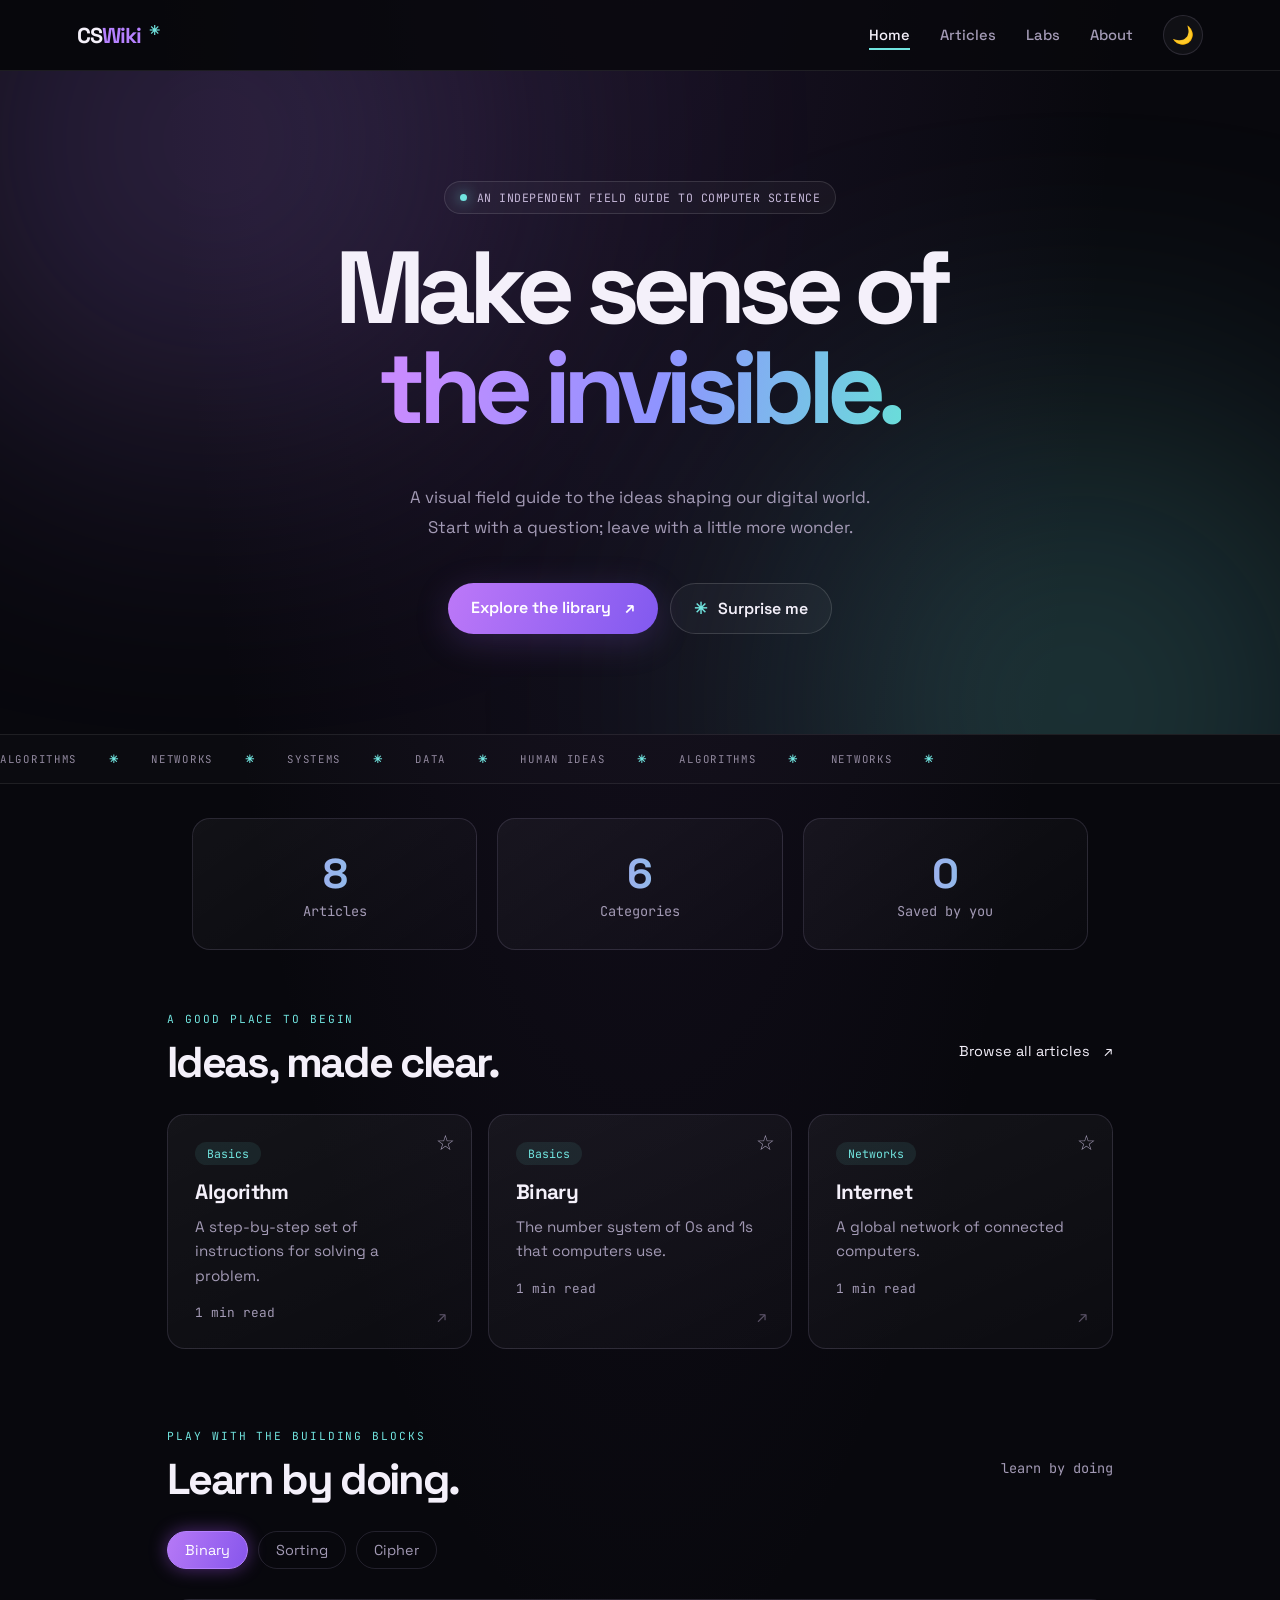
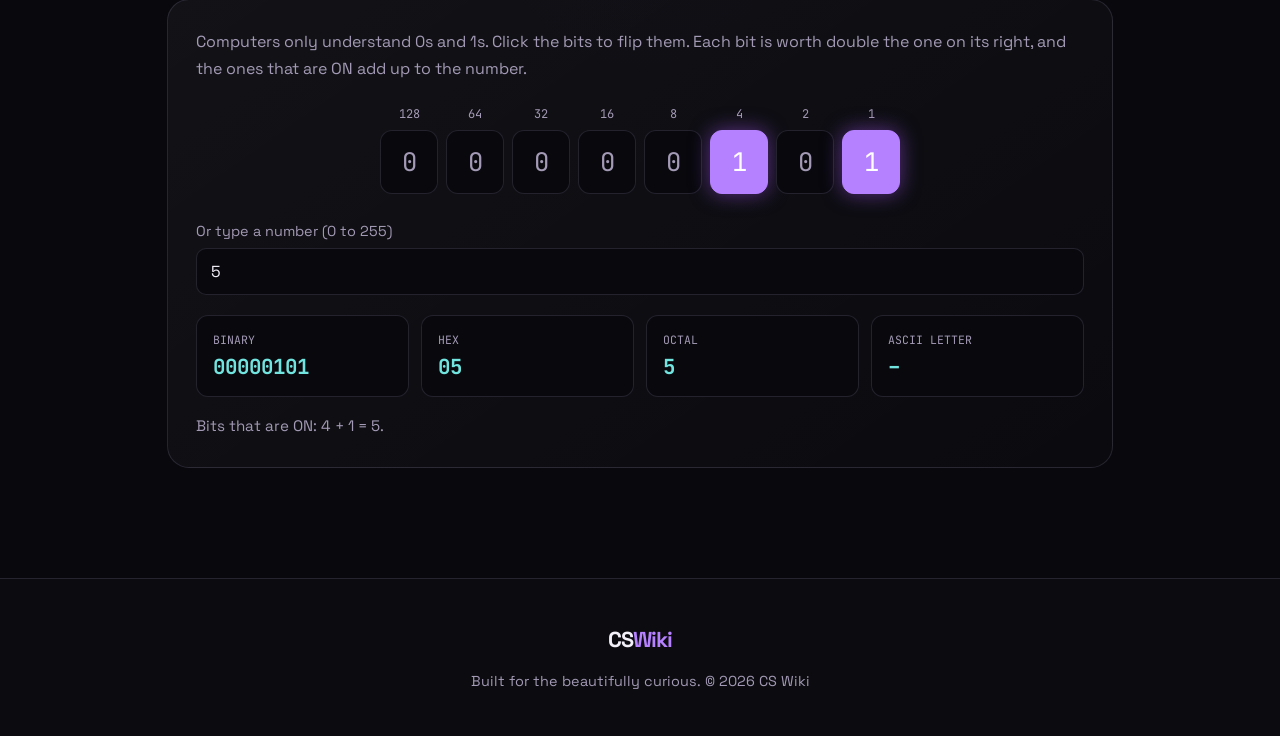
<file: index.html>
<!DOCTYPE html>
<html lang="en">
<head>
  <meta charset="UTF-8">
  <meta name="viewport" content="width=device-width, initial-scale=1.0">
  <meta name="theme-color" content="#08080d">
  <meta name="description" content="A curious corner of computer science. Explore clear guides, playful experiments, and ideas worth understanding.">
  <title>CS Wiki — Curious minds welcome</title>
  <link rel="stylesheet" href="css/style.css">
</head>
<body class="page-home">

  <div class="progress" id="progress"></div>
  <nav class="navbar">
    <a class="logo" href="index.html">CS<span>Wiki</span><i>✳</i></a>
    <div class="nav-links">
      <a href="index.html" data-page="home">Home</a><a href="articles.html" data-page="articles">Articles</a><a href="labs.html" data-page="labs">Labs</a><a href="about.html" data-page="about">About</a>
      <button class="icon-btn" id="theme-btn" title="Toggle theme" aria-label="Toggle theme">🌙</button>
    </div>
  </nav>

  <header class="hero">
    <span class="badge"><span class="badge-dot"></span> An independent field guide to computer science</span>
    <h1>Make sense of<br><span class="gradient-text">the invisible.</span></h1>
    <p>A visual field guide to the ideas shaping our digital world. Start with a question; leave with a little more wonder.</p>
    <div class="hero-buttons">
      <a href="articles.html" class="btn btn-primary">Explore the library <span>↗</span></a>
      <a href="#" class="btn btn-ghost" id="random-btn"><span class="sparkle">✳</span> Surprise me</a>
    </div>
  </header>

  <div class="ticker" aria-hidden="true"><div>ALGORITHMS <b>✳</b> NETWORKS <b>✳</b> SYSTEMS <b>✳</b> DATA <b>✳</b> HUMAN IDEAS <b>✳</b> ALGORITHMS <b>✳</b> NETWORKS <b>✳</b></div></div>

  <section class="stats reveal">
    <div class="stat"><span class="num" id="stat-articles">0</span><span class="label">Articles</span></div>
    <div class="stat"><span class="num" id="stat-categories">0</span><span class="label">Categories</span></div>
    <div class="stat"><span class="num" id="stat-saved">0</span><span class="label">Saved by you</span></div>
  </section>

  <main class="container" id="articles">
    <div class="section-head reveal">
      <div><span class="eyebrow">A GOOD PLACE TO BEGIN</span><h2>Ideas, made clear.</h2></div>
      <div class="head-right">
        <a class="text-link" href="articles.html">Browse all articles <span>↗</span></a>
        <span class="count" id="count"></span>
        <button class="add-btn" id="add-btn">+ New Article</button>
      </div>
    </div>

    <input type="text" id="search" class="search" placeholder="Search articles...  (press / to focus)" autocomplete="off">
    <div class="filters" id="filters"></div>
    <div class="grid" id="grid"></div>
  </main>

  <section class="container labs" id="labs">
    <div class="section-head reveal">
      <div><span class="eyebrow">PLAY WITH THE BUILDING BLOCKS</span><h2>Learn by doing.</h2></div>
      <span class="count">learn by doing</span>
    </div>

    <div class="filters" id="lab-tabs">
      <button class="chip tab active" data-lab="binary">Binary</button>
      <button class="chip tab" data-lab="sorting">Sorting</button>
      <button class="chip tab" data-lab="cipher">Cipher</button>
    </div>

    <!-- LAB 1: BINARY -->
    <div class="lab active" id="lab-binary">
      <p class="lab-intro">Computers only understand 0s and 1s. Click the bits to flip them. Each bit is worth double the one on its right, and the ones that are ON add up to the number.</p>
      <div class="bits" id="bits"></div>
      <label class="lab-field">Or type a number (0 to 255)
        <input type="number" id="dec-input" min="0" max="255" value="5">
      </label>
      <div class="readouts">
        <div class="readout"><span>Binary</span><strong id="out-bin"></strong></div>
        <div class="readout"><span>Hex</span><strong id="out-hex"></strong></div>
        <div class="readout"><span>Octal</span><strong id="out-oct"></strong></div>
        <div class="readout"><span>ASCII letter</span><strong id="out-ascii"></strong></div>
      </div>
      <p class="explain" id="bin-explain"></p>
    </div>

    <!-- LAB 2: SORTING -->
    <div class="lab" id="lab-sorting">
      <p class="lab-intro">Sorting is one of the most studied problems in computer science. Pick an algorithm and watch how it puts the bars in order.</p>
      <div class="controls">
        <select id="sort-algo">
          <option value="bubble">Bubble sort</option>
          <option value="selection">Selection sort</option>
          <option value="insertion">Insertion sort</option>
        </select>
        <label>Size <input type="range" id="sort-size" min="8" max="60" value="30"></label>
        <label>Speed <input type="range" id="sort-speed" min="1" max="100" value="60"></label>
        <button class="btn-small" id="sort-shuffle">Shuffle</button>
        <button class="add-btn" id="sort-start">Start</button>
      </div>
      <div class="bars" id="bars"></div>
      <div class="stats-line">
        <span>Comparisons: <b id="sort-comp">0</b></span>
        <span>Swaps: <b id="sort-swaps">0</b></span>
      </div>
      <p class="explain" id="sort-explain"></p>
    </div>

    <!-- LAB 3: CIPHER -->
    <div class="lab" id="lab-cipher">
      <p class="lab-intro">The Caesar cipher hides a message by shifting every letter along the alphabet. It is one of the oldest encryption methods and is said to have been used by Julius Caesar.</p>
      <div class="mode-switch">
        <button class="chip active" id="mode-enc">Encrypt</button>
        <button class="chip" id="mode-dec">Decrypt</button>
      </div>
      <label class="lab-field">Your message
        <textarea id="cipher-in" rows="3">Hello, World!</textarea>
      </label>
      <label class="lab-field">Shift: <b id="shift-val">3</b>
        <input type="range" id="shift" min="1" max="25" value="3">
      </label>
      <div class="wheel" id="wheel"></div>
      <p class="explain">Top row: the letter you type. Bottom row: what it turns into.</p>
      <div class="readout wide">
        <span id="cipher-label">Encrypted message</span>
        <strong id="cipher-out"></strong>
      </div>
      <button class="btn-small" id="cipher-copy">Copy result</button>
      <p class="explain" style="margin-top:20px">Challenge: switch to Decrypt, use a shift of 3, and decode <b>Khoor Zruog</b>.</p>
    </div>
  </section>

  <footer class="footer reveal" id="about">
    <p><a class="logo footer-logo" href="index.html">CS<span>Wiki</span></a><br>Built for the beautifully curious. <span>© 2026 CS Wiki</span></p>
  </footer>

  <div class="modal" id="modal">
    <div class="modal-box">
      <button class="close" id="close">✕</button>
      <div id="modal-content"></div>
    </div>
  </div>

  <div class="toast" id="toast"></div>

  <script src="js/data.js"></script>
  <script src="js/app.js"></script>
  <script src="js/demos.js"></script>
  <script src="js/site.js"></script>
</body>
</html>
</file>
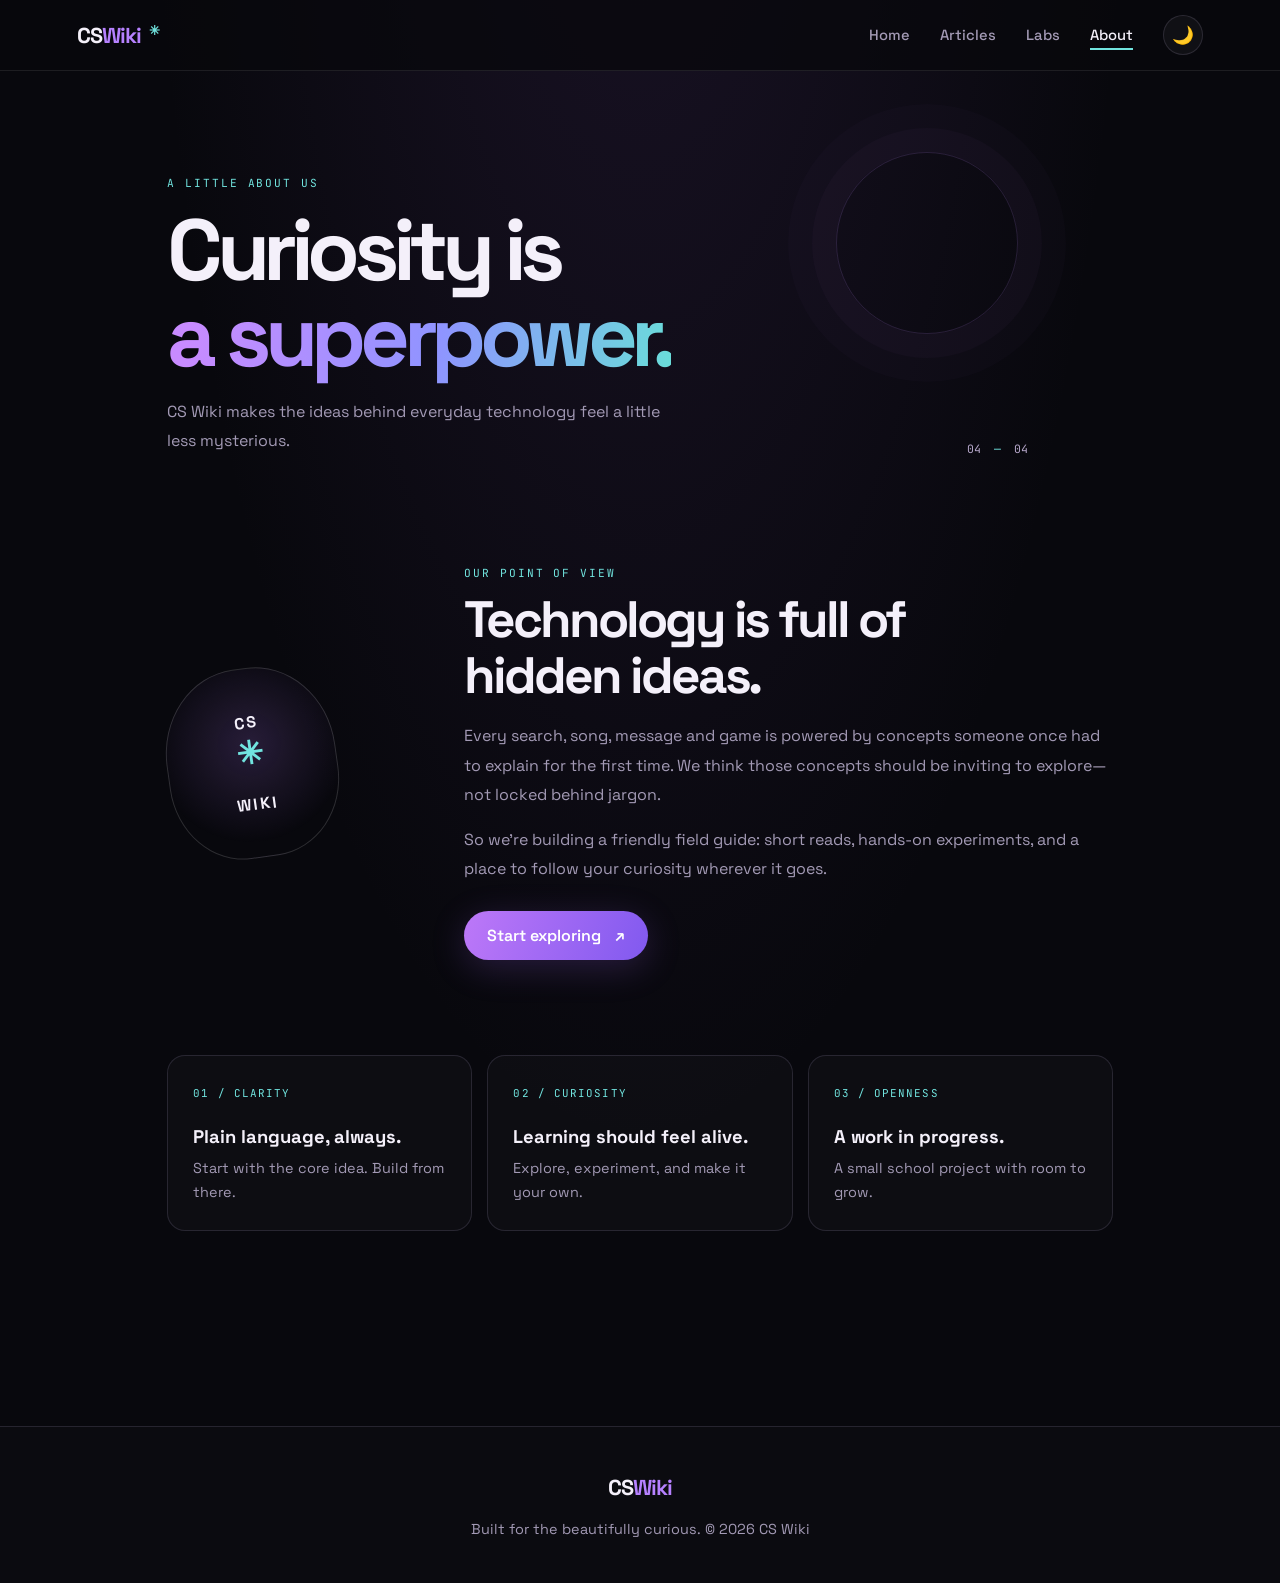
<file: about.html>
<!DOCTYPE html>
<html lang="en">
<head>
  <meta charset="UTF-8">
  <meta name="viewport" content="width=device-width, initial-scale=1.0">
  <meta name="theme-color" content="#08080d">
  <meta name="description" content="A curious corner of computer science. Explore clear guides, playful experiments, and ideas worth understanding.">
  <title>CS Wiki — Curious minds welcome</title>
  <link rel="stylesheet" href="css/style.css">
</head>
<body class="page-about">

  <div class="progress" id="progress"></div>
  <nav class="navbar">
    <a class="logo" href="index.html">CS<span>Wiki</span><i>✳</i></a>
    <div class="nav-links">
      <a href="index.html" data-page="home">Home</a><a href="articles.html" data-page="articles">Articles</a><a href="labs.html" data-page="labs">Labs</a><a href="about.html" data-page="about">About</a>
      <button class="icon-btn" id="theme-btn" title="Toggle theme" aria-label="Toggle theme">🌙</button>
    </div>
  </nav>

  <header class="hero">
    <span class="badge"><span class="badge-dot"></span> An independent field guide to computer science</span>
    <h1>Make sense of<br><span class="gradient-text">the invisible.</span></h1>
    <p>A visual field guide to the ideas shaping our digital world. Start with a question; leave with a little more wonder.</p>
    <div class="hero-buttons">
      <a href="articles.html" class="btn btn-primary">Explore the library <span>↗</span></a>
      <a href="#" class="btn btn-ghost" id="random-btn"><span class="sparkle">✳</span> Surprise me</a>
    </div>
  </header>

  <div class="ticker" aria-hidden="true"><div>ALGORITHMS <b>✳</b> NETWORKS <b>✳</b> SYSTEMS <b>✳</b> DATA <b>✳</b> HUMAN IDEAS <b>✳</b> ALGORITHMS <b>✳</b> NETWORKS <b>✳</b></div></div>

  <section class="stats reveal">
    <div class="stat"><span class="num" id="stat-articles">0</span><span class="label">Articles</span></div>
    <div class="stat"><span class="num" id="stat-categories">0</span><span class="label">Categories</span></div>
    <div class="stat"><span class="num" id="stat-saved">0</span><span class="label">Saved by you</span></div>
  </section>

  <main class="container" id="articles">
    <div class="section-head reveal">
      <div><span class="eyebrow">A GOOD PLACE TO BEGIN</span><h2>Ideas, made clear.</h2></div>
      <div class="head-right">
        <a class="text-link" href="articles.html">Browse all articles <span>↗</span></a>
        <span class="count" id="count"></span>
        <button class="add-btn" id="add-btn">+ New Article</button>
      </div>
    </div>

    <input type="text" id="search" class="search" placeholder="Search articles...  (press / to focus)" autocomplete="off">
    <div class="filters" id="filters"></div>
    <div class="grid" id="grid"></div>
  </main>

  <section class="container labs" id="labs">
    <div class="section-head reveal">
      <div><span class="eyebrow">PLAY WITH THE BUILDING BLOCKS</span><h2>Learn by doing.</h2></div>
      <span class="count">learn by doing</span>
    </div>

    <div class="filters" id="lab-tabs">
      <button class="chip tab active" data-lab="binary">Binary</button>
      <button class="chip tab" data-lab="sorting">Sorting</button>
      <button class="chip tab" data-lab="cipher">Cipher</button>
    </div>

    <!-- LAB 1: BINARY -->
    <div class="lab active" id="lab-binary">
      <p class="lab-intro">Computers only understand 0s and 1s. Click the bits to flip them. Each bit is worth double the one on its right, and the ones that are ON add up to the number.</p>
      <div class="bits" id="bits"></div>
      <label class="lab-field">Or type a number (0 to 255)
        <input type="number" id="dec-input" min="0" max="255" value="5">
      </label>
      <div class="readouts">
        <div class="readout"><span>Binary</span><strong id="out-bin"></strong></div>
        <div class="readout"><span>Hex</span><strong id="out-hex"></strong></div>
        <div class="readout"><span>Octal</span><strong id="out-oct"></strong></div>
        <div class="readout"><span>ASCII letter</span><strong id="out-ascii"></strong></div>
      </div>
      <p class="explain" id="bin-explain"></p>
    </div>

    <!-- LAB 2: SORTING -->
    <div class="lab" id="lab-sorting">
      <p class="lab-intro">Sorting is one of the most studied problems in computer science. Pick an algorithm and watch how it puts the bars in order.</p>
      <div class="controls">
        <select id="sort-algo">
          <option value="bubble">Bubble sort</option>
          <option value="selection">Selection sort</option>
          <option value="insertion">Insertion sort</option>
        </select>
        <label>Size <input type="range" id="sort-size" min="8" max="60" value="30"></label>
        <label>Speed <input type="range" id="sort-speed" min="1" max="100" value="60"></label>
        <button class="btn-small" id="sort-shuffle">Shuffle</button>
        <button class="add-btn" id="sort-start">Start</button>
      </div>
      <div class="bars" id="bars"></div>
      <div class="stats-line">
        <span>Comparisons: <b id="sort-comp">0</b></span>
        <span>Swaps: <b id="sort-swaps">0</b></span>
      </div>
      <p class="explain" id="sort-explain"></p>
    </div>

    <!-- LAB 3: CIPHER -->
    <div class="lab" id="lab-cipher">
      <p class="lab-intro">The Caesar cipher hides a message by shifting every letter along the alphabet. It is one of the oldest encryption methods and is said to have been used by Julius Caesar.</p>
      <div class="mode-switch">
        <button class="chip active" id="mode-enc">Encrypt</button>
        <button class="chip" id="mode-dec">Decrypt</button>
      </div>
      <label class="lab-field">Your message
        <textarea id="cipher-in" rows="3">Hello, World!</textarea>
      </label>
      <label class="lab-field">Shift: <b id="shift-val">3</b>
        <input type="range" id="shift" min="1" max="25" value="3">
      </label>
      <div class="wheel" id="wheel"></div>
      <p class="explain">Top row: the letter you type. Bottom row: what it turns into.</p>
      <div class="readout wide">
        <span id="cipher-label">Encrypted message</span>
        <strong id="cipher-out"></strong>
      </div>
      <button class="btn-small" id="cipher-copy">Copy result</button>
      <p class="explain" style="margin-top:20px">Challenge: switch to Decrypt, use a shift of 3, and decode <b>Khoor Zruog</b>.</p>
    </div>
  </section>

  <main class="about-page container">
    <header class="page-intro reveal"><span class="eyebrow">A LITTLE ABOUT US</span><h1>Curiosity is<br><span class="gradient-text">a superpower.</span></h1><p>CS Wiki makes the ideas behind everyday technology feel a little less mysterious.</p><div class="intro-index">04 <span>—</span> 04</div></header>
    <section class="about-story reveal"><div class="about-stamp">CS<br><span>✳</span><br>WIKI</div><div><span class="eyebrow">OUR POINT OF VIEW</span><h2>Technology is full of hidden ideas.</h2><p>Every search, song, message and game is powered by concepts someone once had to explain for the first time. We think those concepts should be inviting to explore—not locked behind jargon.</p><p>So we’re building a friendly field guide: short reads, hands-on experiments, and a place to follow your curiosity wherever it goes.</p><a class="btn btn-primary" href="articles.html">Start exploring <span>↗</span></a></div></section>
    <section class="about-values reveal"><article><span>01 / CLARITY</span><h3>Plain language, always.</h3><p>Start with the core idea. Build from there.</p></article><article><span>02 / CURIOSITY</span><h3>Learning should feel alive.</h3><p>Explore, experiment, and make it your own.</p></article><article><span>03 / OPENNESS</span><h3>A work in progress.</h3><p>A small school project with room to grow.</p></article></section>
  </main>
  <footer class="footer reveal" id="about">
    <p><a class="logo footer-logo" href="index.html">CS<span>Wiki</span></a><br>Built for the beautifully curious. <span>© 2026 CS Wiki</span></p>
  </footer>

  <div class="modal" id="modal">
    <div class="modal-box">
      <button class="close" id="close">✕</button>
      <div id="modal-content"></div>
    </div>
  </div>

  <div class="toast" id="toast"></div>

  <script src="js/data.js"></script>
  <script src="js/app.js"></script>
  <script src="js/demos.js"></script>
  <script src="js/site.js"></script>
</body>
</html>
</file>
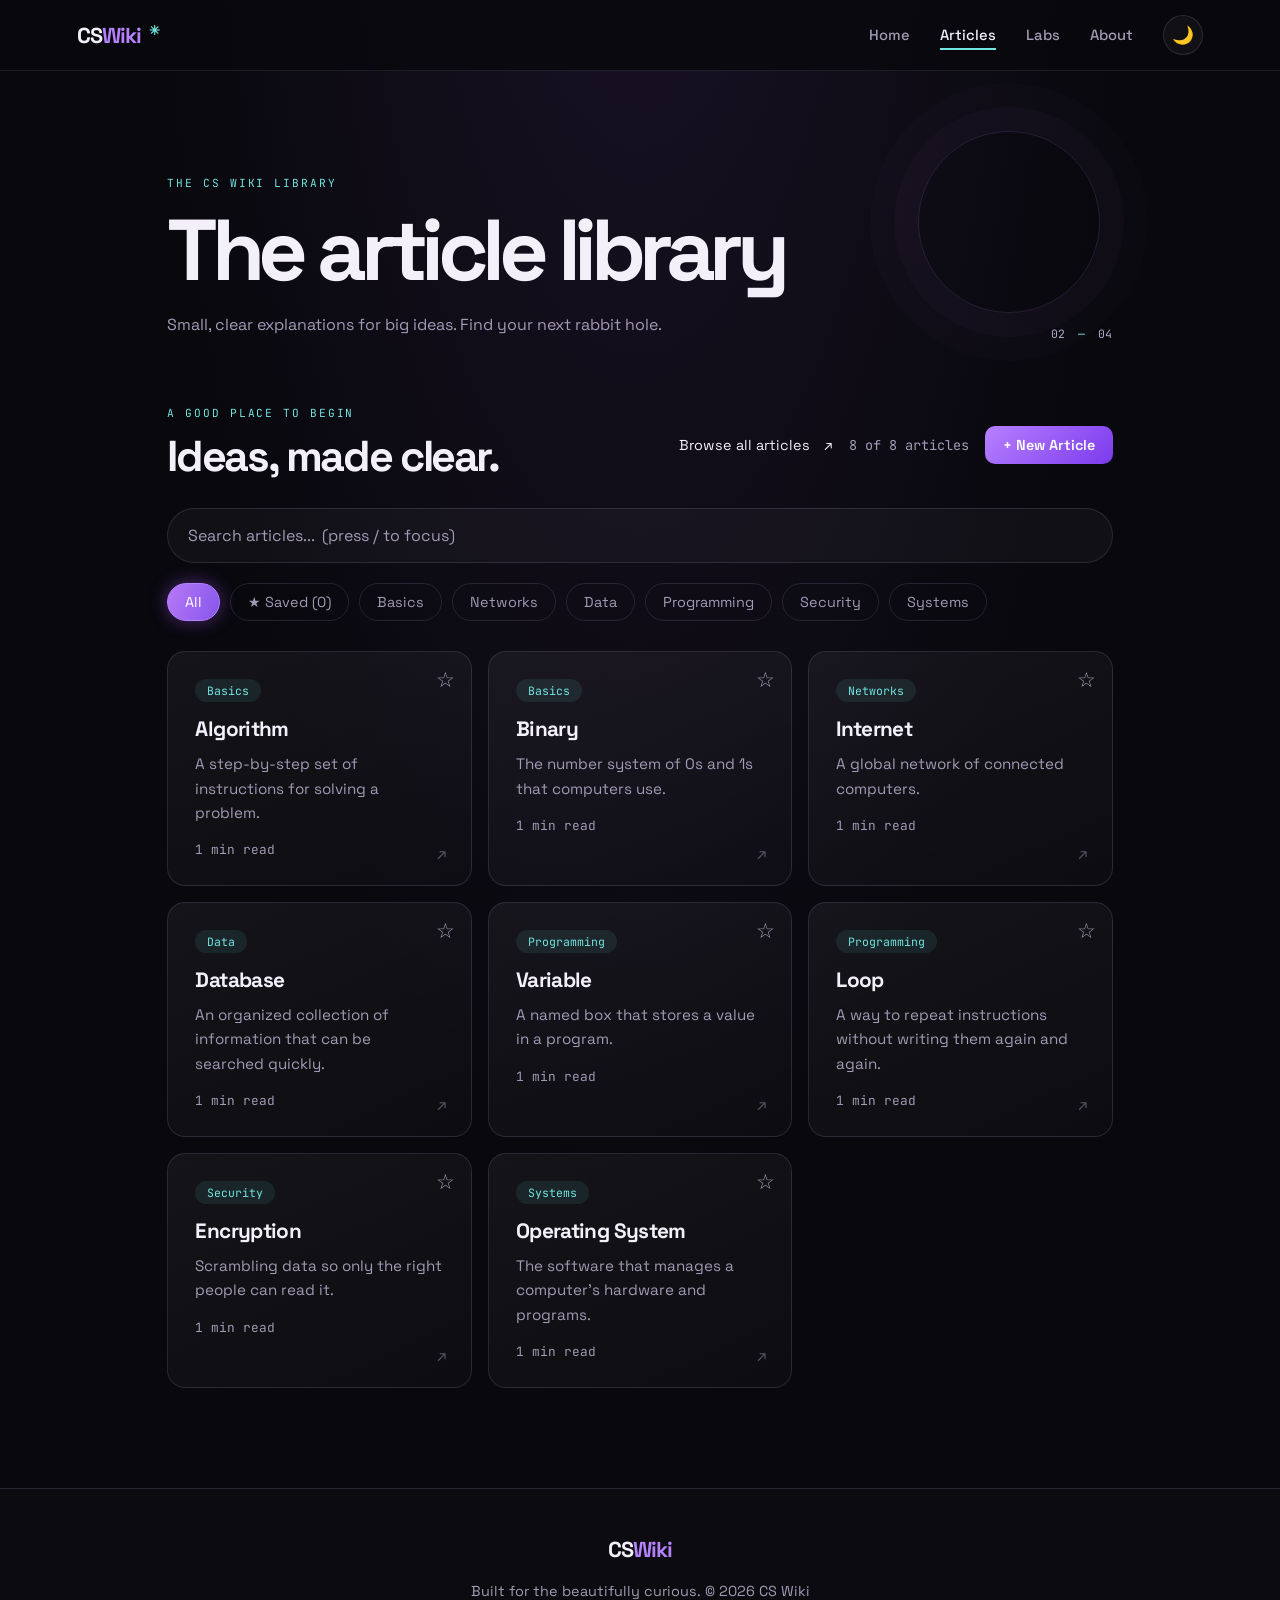
<file: articles.html>
<!DOCTYPE html>
<html lang="en">
<head>
  <meta charset="UTF-8">
  <meta name="viewport" content="width=device-width, initial-scale=1.0">
  <meta name="theme-color" content="#08080d">
  <meta name="description" content="A curious corner of computer science. Explore clear guides, playful experiments, and ideas worth understanding.">
  <title>CS Wiki — Curious minds welcome</title>
  <link rel="stylesheet" href="css/style.css">
</head>
<body class="page-articles">

  <div class="progress" id="progress"></div>
  <nav class="navbar">
    <a class="logo" href="index.html">CS<span>Wiki</span><i>✳</i></a>
    <div class="nav-links">
      <a href="index.html" data-page="home">Home</a><a href="articles.html" data-page="articles">Articles</a><a href="labs.html" data-page="labs">Labs</a><a href="about.html" data-page="about">About</a>
      <button class="icon-btn" id="theme-btn" title="Toggle theme" aria-label="Toggle theme">🌙</button>
    </div>
  </nav>

  <header class="page-intro reveal"><span class="eyebrow">THE CS WIKI LIBRARY</span><h1>The article library</h1><p>Small, clear explanations for big ideas. Find your next rabbit hole.</p><div class="intro-index">02 <span>—</span> 04</div></header>

  <header class="hero">
    <span class="badge"><span class="badge-dot"></span> An independent field guide to computer science</span>
    <h1>Make sense of<br><span class="gradient-text">the invisible.</span></h1>
    <p>A visual field guide to the ideas shaping our digital world. Start with a question; leave with a little more wonder.</p>
    <div class="hero-buttons">
      <a href="articles.html" class="btn btn-primary">Explore the library <span>↗</span></a>
      <a href="#" class="btn btn-ghost" id="random-btn"><span class="sparkle">✳</span> Surprise me</a>
    </div>
  </header>

  <div class="ticker" aria-hidden="true"><div>ALGORITHMS <b>✳</b> NETWORKS <b>✳</b> SYSTEMS <b>✳</b> DATA <b>✳</b> HUMAN IDEAS <b>✳</b> ALGORITHMS <b>✳</b> NETWORKS <b>✳</b></div></div>

  <section class="stats reveal">
    <div class="stat"><span class="num" id="stat-articles">0</span><span class="label">Articles</span></div>
    <div class="stat"><span class="num" id="stat-categories">0</span><span class="label">Categories</span></div>
    <div class="stat"><span class="num" id="stat-saved">0</span><span class="label">Saved by you</span></div>
  </section>

  <main class="container" id="articles">
    <div class="section-head reveal">
      <div><span class="eyebrow">A GOOD PLACE TO BEGIN</span><h2>Ideas, made clear.</h2></div>
      <div class="head-right">
        <a class="text-link" href="articles.html">Browse all articles <span>↗</span></a>
        <span class="count" id="count"></span>
        <button class="add-btn" id="add-btn">+ New Article</button>
      </div>
    </div>

    <input type="text" id="search" class="search" placeholder="Search articles...  (press / to focus)" autocomplete="off">
    <div class="filters" id="filters"></div>
    <div class="grid" id="grid"></div>
  </main>

  <section class="container labs" id="labs">
    <div class="section-head reveal">
      <div><span class="eyebrow">PLAY WITH THE BUILDING BLOCKS</span><h2>Learn by doing.</h2></div>
      <span class="count">learn by doing</span>
    </div>

    <div class="filters" id="lab-tabs">
      <button class="chip tab active" data-lab="binary">Binary</button>
      <button class="chip tab" data-lab="sorting">Sorting</button>
      <button class="chip tab" data-lab="cipher">Cipher</button>
    </div>

    <!-- LAB 1: BINARY -->
    <div class="lab active" id="lab-binary">
      <p class="lab-intro">Computers only understand 0s and 1s. Click the bits to flip them. Each bit is worth double the one on its right, and the ones that are ON add up to the number.</p>
      <div class="bits" id="bits"></div>
      <label class="lab-field">Or type a number (0 to 255)
        <input type="number" id="dec-input" min="0" max="255" value="5">
      </label>
      <div class="readouts">
        <div class="readout"><span>Binary</span><strong id="out-bin"></strong></div>
        <div class="readout"><span>Hex</span><strong id="out-hex"></strong></div>
        <div class="readout"><span>Octal</span><strong id="out-oct"></strong></div>
        <div class="readout"><span>ASCII letter</span><strong id="out-ascii"></strong></div>
      </div>
      <p class="explain" id="bin-explain"></p>
    </div>

    <!-- LAB 2: SORTING -->
    <div class="lab" id="lab-sorting">
      <p class="lab-intro">Sorting is one of the most studied problems in computer science. Pick an algorithm and watch how it puts the bars in order.</p>
      <div class="controls">
        <select id="sort-algo">
          <option value="bubble">Bubble sort</option>
          <option value="selection">Selection sort</option>
          <option value="insertion">Insertion sort</option>
        </select>
        <label>Size <input type="range" id="sort-size" min="8" max="60" value="30"></label>
        <label>Speed <input type="range" id="sort-speed" min="1" max="100" value="60"></label>
        <button class="btn-small" id="sort-shuffle">Shuffle</button>
        <button class="add-btn" id="sort-start">Start</button>
      </div>
      <div class="bars" id="bars"></div>
      <div class="stats-line">
        <span>Comparisons: <b id="sort-comp">0</b></span>
        <span>Swaps: <b id="sort-swaps">0</b></span>
      </div>
      <p class="explain" id="sort-explain"></p>
    </div>

    <!-- LAB 3: CIPHER -->
    <div class="lab" id="lab-cipher">
      <p class="lab-intro">The Caesar cipher hides a message by shifting every letter along the alphabet. It is one of the oldest encryption methods and is said to have been used by Julius Caesar.</p>
      <div class="mode-switch">
        <button class="chip active" id="mode-enc">Encrypt</button>
        <button class="chip" id="mode-dec">Decrypt</button>
      </div>
      <label class="lab-field">Your message
        <textarea id="cipher-in" rows="3">Hello, World!</textarea>
      </label>
      <label class="lab-field">Shift: <b id="shift-val">3</b>
        <input type="range" id="shift" min="1" max="25" value="3">
      </label>
      <div class="wheel" id="wheel"></div>
      <p class="explain">Top row: the letter you type. Bottom row: what it turns into.</p>
      <div class="readout wide">
        <span id="cipher-label">Encrypted message</span>
        <strong id="cipher-out"></strong>
      </div>
      <button class="btn-small" id="cipher-copy">Copy result</button>
      <p class="explain" style="margin-top:20px">Challenge: switch to Decrypt, use a shift of 3, and decode <b>Khoor Zruog</b>.</p>
    </div>
  </section>

  <footer class="footer reveal" id="about">
    <p><a class="logo footer-logo" href="index.html">CS<span>Wiki</span></a><br>Built for the beautifully curious. <span>© 2026 CS Wiki</span></p>
  </footer>

  <div class="modal" id="modal">
    <div class="modal-box">
      <button class="close" id="close">✕</button>
      <div id="modal-content"></div>
    </div>
  </div>

  <div class="toast" id="toast"></div>

  <script src="js/data.js"></script>
  <script src="js/app.js"></script>
  <script src="js/demos.js"></script>
  <script src="js/site.js"></script>
</body>
</html>
</file>
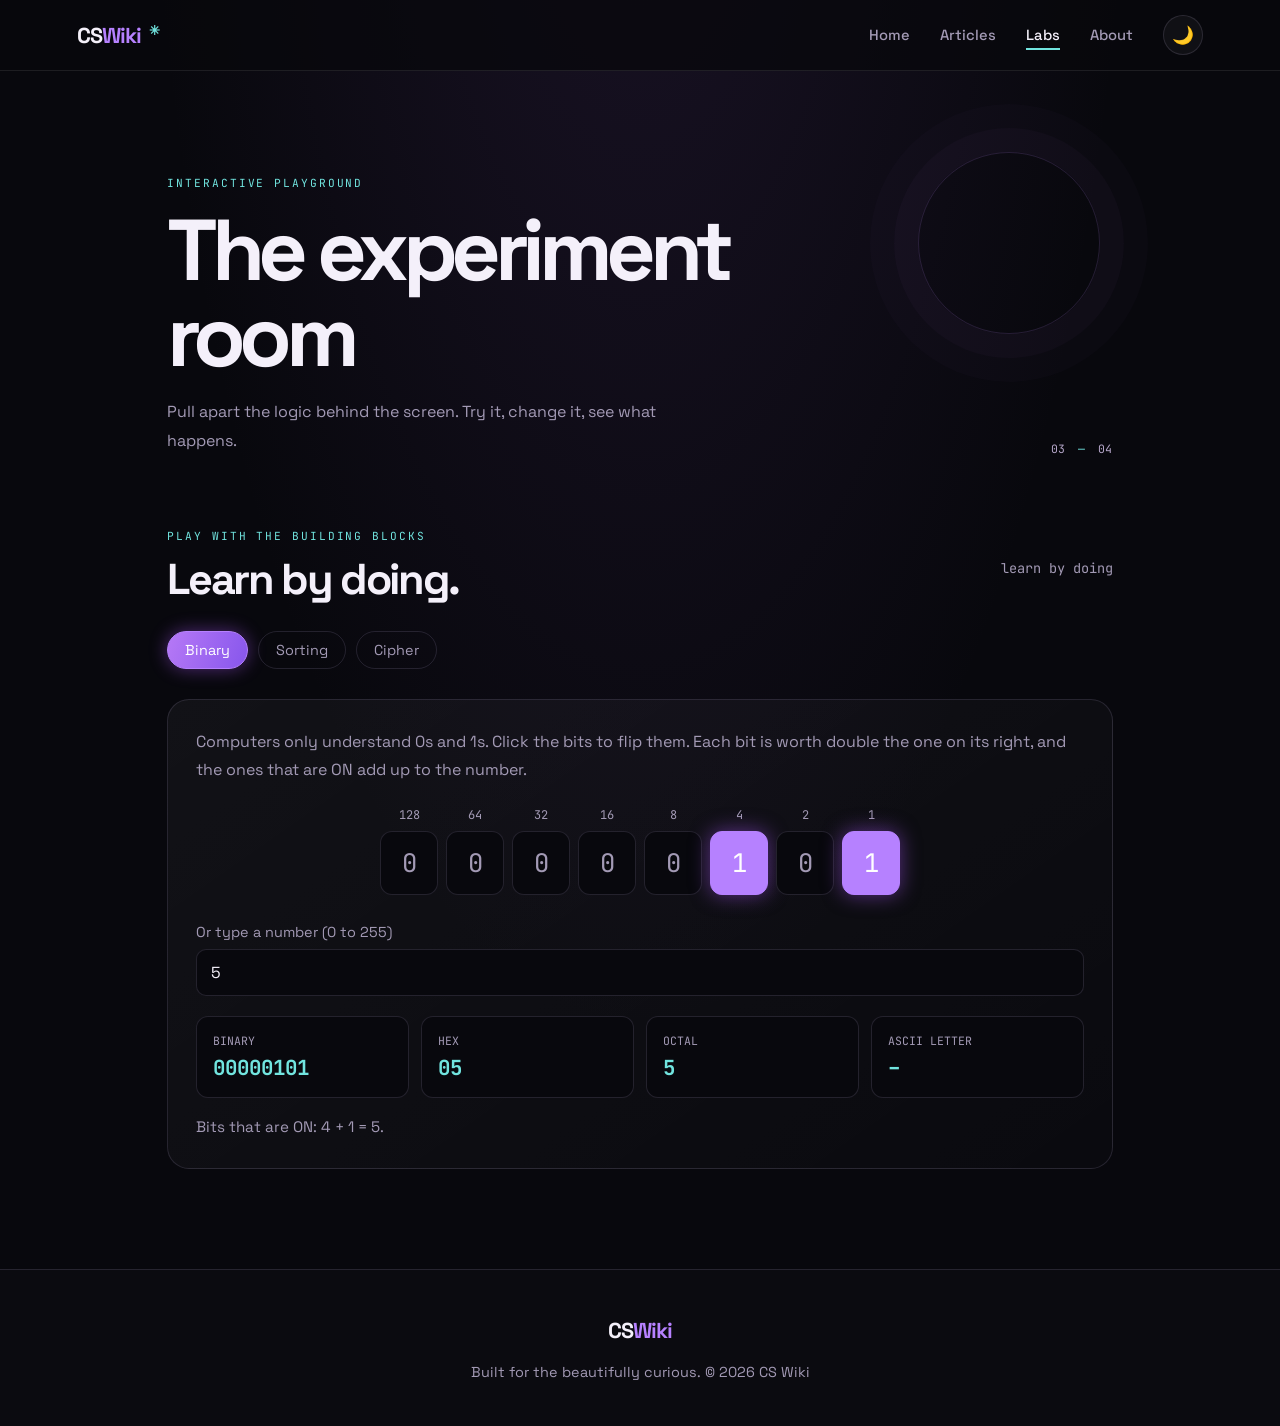
<file: labs.html>
<!DOCTYPE html>
<html lang="en">
<head>
  <meta charset="UTF-8">
  <meta name="viewport" content="width=device-width, initial-scale=1.0">
  <meta name="theme-color" content="#08080d">
  <meta name="description" content="A curious corner of computer science. Explore clear guides, playful experiments, and ideas worth understanding.">
  <title>CS Wiki — Curious minds welcome</title>
  <link rel="stylesheet" href="css/style.css">
</head>
<body class="page-labs">

  <div class="progress" id="progress"></div>
  <nav class="navbar">
    <a class="logo" href="index.html">CS<span>Wiki</span><i>✳</i></a>
    <div class="nav-links">
      <a href="index.html" data-page="home">Home</a><a href="articles.html" data-page="articles">Articles</a><a href="labs.html" data-page="labs">Labs</a><a href="about.html" data-page="about">About</a>
      <button class="icon-btn" id="theme-btn" title="Toggle theme" aria-label="Toggle theme">🌙</button>
    </div>
  </nav>

  <header class="page-intro reveal"><span class="eyebrow">INTERACTIVE PLAYGROUND</span><h1>The experiment room</h1><p>Pull apart the logic behind the screen. Try it, change it, see what happens.</p><div class="intro-index">03 <span>—</span> 04</div></header>

  <header class="hero">
    <span class="badge"><span class="badge-dot"></span> An independent field guide to computer science</span>
    <h1>Make sense of<br><span class="gradient-text">the invisible.</span></h1>
    <p>A visual field guide to the ideas shaping our digital world. Start with a question; leave with a little more wonder.</p>
    <div class="hero-buttons">
      <a href="articles.html" class="btn btn-primary">Explore the library <span>↗</span></a>
      <a href="#" class="btn btn-ghost" id="random-btn"><span class="sparkle">✳</span> Surprise me</a>
    </div>
  </header>

  <div class="ticker" aria-hidden="true"><div>ALGORITHMS <b>✳</b> NETWORKS <b>✳</b> SYSTEMS <b>✳</b> DATA <b>✳</b> HUMAN IDEAS <b>✳</b> ALGORITHMS <b>✳</b> NETWORKS <b>✳</b></div></div>

  <section class="stats reveal">
    <div class="stat"><span class="num" id="stat-articles">0</span><span class="label">Articles</span></div>
    <div class="stat"><span class="num" id="stat-categories">0</span><span class="label">Categories</span></div>
    <div class="stat"><span class="num" id="stat-saved">0</span><span class="label">Saved by you</span></div>
  </section>

  <main class="container" id="articles">
    <div class="section-head reveal">
      <div><span class="eyebrow">A GOOD PLACE TO BEGIN</span><h2>Ideas, made clear.</h2></div>
      <div class="head-right">
        <a class="text-link" href="articles.html">Browse all articles <span>↗</span></a>
        <span class="count" id="count"></span>
        <button class="add-btn" id="add-btn">+ New Article</button>
      </div>
    </div>

    <input type="text" id="search" class="search" placeholder="Search articles...  (press / to focus)" autocomplete="off">
    <div class="filters" id="filters"></div>
    <div class="grid" id="grid"></div>
  </main>

  <section class="container labs" id="labs">
    <div class="section-head reveal">
      <div><span class="eyebrow">PLAY WITH THE BUILDING BLOCKS</span><h2>Learn by doing.</h2></div>
      <span class="count">learn by doing</span>
    </div>

    <div class="filters" id="lab-tabs">
      <button class="chip tab active" data-lab="binary">Binary</button>
      <button class="chip tab" data-lab="sorting">Sorting</button>
      <button class="chip tab" data-lab="cipher">Cipher</button>
    </div>

    <!-- LAB 1: BINARY -->
    <div class="lab active" id="lab-binary">
      <p class="lab-intro">Computers only understand 0s and 1s. Click the bits to flip them. Each bit is worth double the one on its right, and the ones that are ON add up to the number.</p>
      <div class="bits" id="bits"></div>
      <label class="lab-field">Or type a number (0 to 255)
        <input type="number" id="dec-input" min="0" max="255" value="5">
      </label>
      <div class="readouts">
        <div class="readout"><span>Binary</span><strong id="out-bin"></strong></div>
        <div class="readout"><span>Hex</span><strong id="out-hex"></strong></div>
        <div class="readout"><span>Octal</span><strong id="out-oct"></strong></div>
        <div class="readout"><span>ASCII letter</span><strong id="out-ascii"></strong></div>
      </div>
      <p class="explain" id="bin-explain"></p>
    </div>

    <!-- LAB 2: SORTING -->
    <div class="lab" id="lab-sorting">
      <p class="lab-intro">Sorting is one of the most studied problems in computer science. Pick an algorithm and watch how it puts the bars in order.</p>
      <div class="controls">
        <select id="sort-algo">
          <option value="bubble">Bubble sort</option>
          <option value="selection">Selection sort</option>
          <option value="insertion">Insertion sort</option>
        </select>
        <label>Size <input type="range" id="sort-size" min="8" max="60" value="30"></label>
        <label>Speed <input type="range" id="sort-speed" min="1" max="100" value="60"></label>
        <button class="btn-small" id="sort-shuffle">Shuffle</button>
        <button class="add-btn" id="sort-start">Start</button>
      </div>
      <div class="bars" id="bars"></div>
      <div class="stats-line">
        <span>Comparisons: <b id="sort-comp">0</b></span>
        <span>Swaps: <b id="sort-swaps">0</b></span>
      </div>
      <p class="explain" id="sort-explain"></p>
    </div>

    <!-- LAB 3: CIPHER -->
    <div class="lab" id="lab-cipher">
      <p class="lab-intro">The Caesar cipher hides a message by shifting every letter along the alphabet. It is one of the oldest encryption methods and is said to have been used by Julius Caesar.</p>
      <div class="mode-switch">
        <button class="chip active" id="mode-enc">Encrypt</button>
        <button class="chip" id="mode-dec">Decrypt</button>
      </div>
      <label class="lab-field">Your message
        <textarea id="cipher-in" rows="3">Hello, World!</textarea>
      </label>
      <label class="lab-field">Shift: <b id="shift-val">3</b>
        <input type="range" id="shift" min="1" max="25" value="3">
      </label>
      <div class="wheel" id="wheel"></div>
      <p class="explain">Top row: the letter you type. Bottom row: what it turns into.</p>
      <div class="readout wide">
        <span id="cipher-label">Encrypted message</span>
        <strong id="cipher-out"></strong>
      </div>
      <button class="btn-small" id="cipher-copy">Copy result</button>
      <p class="explain" style="margin-top:20px">Challenge: switch to Decrypt, use a shift of 3, and decode <b>Khoor Zruog</b>.</p>
    </div>
  </section>

  <footer class="footer reveal" id="about">
    <p><a class="logo footer-logo" href="index.html">CS<span>Wiki</span></a><br>Built for the beautifully curious. <span>© 2026 CS Wiki</span></p>
  </footer>

  <div class="modal" id="modal">
    <div class="modal-box">
      <button class="close" id="close">✕</button>
      <div id="modal-content"></div>
    </div>
  </div>

  <div class="toast" id="toast"></div>

  <script src="js/data.js"></script>
  <script src="js/app.js"></script>
  <script src="js/demos.js"></script>
  <script src="js/site.js"></script>
</body>
</html>
</file>
<file: css/style.css>
@import url('https://fonts.googleapis.com/css2?family=Space+Grotesk:wght@400;500;700&family=JetBrains+Mono&display=swap');

/* =========================================================
   1. COLORS: change these to restyle the whole site
   ========================================================= */
:root {
  --bg: #07070d;
  --card: #12121c;
  --border: #25253a;
  --text: #ececf5;
  --muted: #8b8ba7;
  --accent: #a855f7;
  --accent-2: #22d3ee;
}

/* light theme: only the colors change */
[data-theme="light"] {
  --bg: #f5f4fb;
  --card: #ffffff;
  --border: #e3e0f0;
  --text: #1b1b2f;
  --muted: #66667f;
  --accent: #7c3aed;
  --accent-2: #0e7490;
}

/* =========================================================
   2. RESET AND BASE
   ========================================================= */
* {
  margin: 0;
  padding: 0;
  box-sizing: border-box;
}

html { scroll-behavior: smooth; }

body {
  background: var(--bg);
  color: var(--text);
  font-family: 'Space Grotesk', sans-serif;
  min-height: 100vh;
  overflow-x: hidden;
  transition: background 0.4s, color 0.4s;
}

/* =========================================================
   3. SHARED ANIMATIONS
   ========================================================= */
@keyframes float {
  0%, 100% { transform: translateY(0) scale(1); }
  50%      { transform: translateY(40px) scale(1.1); }
}

@keyframes fadeUp {
  from { opacity: 0; transform: translateY(30px); }
  to   { opacity: 1; transform: translateY(0); }
}

/* scroll reveal: elements start hidden and fade in when scrolled into view */
.reveal {
  opacity: 0;
  transform: translateY(30px);
  transition: opacity 0.7s ease, transform 0.7s ease;
}

.reveal.show { opacity: 1; transform: translateY(0); }

/* =========================================================
   4. NAVBAR
   ========================================================= */
.navbar {
  position: sticky;
  top: 0;
  z-index: 100;
  display: flex;
  justify-content: space-between;
  align-items: center;
  padding: 18px 8%;
  background: rgba(7, 7, 13, 0.7);
  backdrop-filter: blur(12px);
  border-bottom: 1px solid var(--border);
}

[data-theme="light"] .navbar { background: rgba(245, 244, 251, 0.75); }

.logo {
  font-size: 1.5rem;
  font-weight: 700;
  letter-spacing: -0.5px;
}

.logo span { color: var(--accent); }

.nav-links {
  display: flex;
  align-items: center;
  gap: 32px;
}

.nav-links a {
  color: var(--muted);
  text-decoration: none;
  font-weight: 500;
  position: relative;
  transition: color 0.25s;
}

.nav-links a:hover { color: var(--text); }

/* underline that grows on hover */
.nav-links a::after {
  content: '';
  position: absolute;
  left: 0;
  bottom: -6px;
  width: 0;
  height: 2px;
  background: var(--accent);
  transition: width 0.3s;
}

.nav-links a:hover::after { width: 100%; }

.icon-btn {
  width: 40px;
  height: 40px;
  font-size: 1.1rem;
  background: var(--card);
  border: 1px solid var(--border);
  border-radius: 50%;
  cursor: pointer;
  transition: 0.3s;
}

.icon-btn:hover { border-color: var(--accent); transform: rotate(20deg); }

/* scroll progress bar */
.progress {
  position: fixed;
  top: 0;
  left: 0;
  width: 0;
  height: 3px;
  z-index: 300;
  background: linear-gradient(90deg, var(--accent), var(--accent-2));
  box-shadow: 0 0 12px var(--accent);
}

/* =========================================================
   5. HERO
   ========================================================= */
.hero {
  position: relative;
  text-align: center;
  padding: 110px 8% 90px;
  overflow: hidden;
}

/* glowing background blobs */
.hero::before,
.hero::after {
  content: '';
  position: absolute;
  width: 420px;
  height: 420px;
  border-radius: 50%;
  filter: blur(120px);
  opacity: 0.35;
  z-index: -1;
  animation: float 9s ease-in-out infinite;
}

.hero::before { background: var(--accent); top: -120px; left: 10%; }
.hero::after  { background: var(--accent-2); bottom: -160px; right: 10%; animation-delay: -4s; }

[data-theme="light"] .hero::before,
[data-theme="light"] .hero::after { opacity: 0.2; }

.badge {
  display: inline-block;
  padding: 6px 16px;
  font-family: 'JetBrains Mono', monospace;
  font-size: 0.8rem;
  color: var(--accent-2);
  border: 1px solid var(--border);
  border-radius: 999px;
  background: rgba(34, 211, 238, 0.06);
  margin-bottom: 24px;
}

.hero h1 {
  font-size: clamp(2.2rem, 6vw, 4.2rem);
  line-height: 1.1;
  letter-spacing: -2px;
  max-width: 800px;
  margin: 0 auto 20px;
}

.gradient-text {
  background: linear-gradient(90deg, var(--accent), var(--accent-2));
  -webkit-background-clip: text;
  background-clip: text;
  color: transparent;
}

.hero p {
  color: var(--muted);
  font-size: 1.15rem;
  max-width: 560px;
  margin: 0 auto 36px;
}

/* hero items fade up when the page loads */
.hero > * {
  opacity: 0;
  animation: fadeUp 0.8s ease forwards;
}

.hero > *:nth-child(1) { animation-delay: 0.1s; }
.hero > *:nth-child(2) { animation-delay: 0.25s; }
.hero > *:nth-child(3) { animation-delay: 0.4s; }
.hero > *:nth-child(4) { animation-delay: 0.55s; }

/* =========================================================
   6. BUTTONS
   ========================================================= */
.hero-buttons {
  display: flex;
  justify-content: center;
  gap: 16px;
  flex-wrap: wrap;
}

.btn {
  padding: 14px 28px;
  border-radius: 12px;
  text-decoration: none;
  font-weight: 600;
  transition: transform 0.25s, box-shadow 0.25s, border-color 0.25s;
}

.btn:hover { transform: translateY(-3px); }

.btn-primary {
  background: linear-gradient(135deg, var(--accent), #7c3aed);
  color: white;
  box-shadow: 0 0 24px rgba(168, 85, 247, 0.4);
}

.btn-primary:hover { box-shadow: 0 0 38px rgba(168, 85, 247, 0.7); }

.btn-ghost {
  color: var(--text);
  border: 1px solid var(--border);
  background: var(--card);
}

.btn-ghost:hover { border-color: var(--accent); }

.btn-block {
  width: 100%;
  border: none;
  cursor: pointer;
  font-family: inherit;
  font-size: 1rem;
}

.btn-small {
  padding: 10px 18px;
  font-family: inherit;
  font-size: 0.9rem;
  color: var(--text);
  background: transparent;
  border: 1px solid var(--border);
  border-radius: 10px;
  cursor: pointer;
  transition: 0.25s;
}

.btn-small:hover { border-color: var(--accent); }
.btn-small.danger:hover { border-color: #ef4444; color: #ef4444; }

.add-btn {
  padding: 10px 18px;
  font-family: inherit;
  font-size: 0.9rem;
  font-weight: 600;
  color: white;
  background: linear-gradient(135deg, var(--accent), #7c3aed);
  border: none;
  border-radius: 10px;
  cursor: pointer;
  transition: 0.25s;
}

.add-btn:hover { transform: translateY(-2px); box-shadow: 0 0 24px rgba(168, 85, 247, 0.55); }
.add-btn:disabled { opacity: 0.5; cursor: not-allowed; }

/* =========================================================
   7. STATS STRIP
   ========================================================= */
.stats {
  max-width: 1100px;
  margin: 0 auto;
  padding: 0 8%;
  display: grid;
  grid-template-columns: repeat(3, 1fr);
  gap: 20px;
}

.stat {
  text-align: center;
  padding: 28px 10px;
  background: var(--card);
  border: 1px solid var(--border);
  border-radius: 16px;
}

.num {
  display: block;
  font-size: 2.6rem;
  font-weight: 700;
  letter-spacing: -1px;
  background: linear-gradient(90deg, var(--accent), var(--accent-2));
  -webkit-background-clip: text;
  background-clip: text;
  color: transparent;
}

.label {
  color: var(--muted);
  font-size: 0.85rem;
  font-family: 'JetBrains Mono', monospace;
}

/* =========================================================
   8. ARTICLES SECTION
   ========================================================= */
.container {
  max-width: 1100px;
  margin: 0 auto;
  padding: 40px 8% 100px;
  scroll-margin-top: 60px;
}

.section-head {
  display: flex;
  justify-content: space-between;
  align-items: center;
  margin-bottom: 20px;
}

.section-head h2 { font-size: 2rem; letter-spacing: -1px; }
.head-right { display: flex; align-items: center; gap: 16px; }

.count {
  font-family: 'JetBrains Mono', monospace;
  color: var(--muted);
  font-size: 0.85rem;
}

/* search bar */
.search {
  width: 100%;
  padding: 16px 20px;
  font-size: 1rem;
  font-family: inherit;
  color: var(--text);
  background: var(--card);
  border: 1px solid var(--border);
  border-radius: 14px;
  outline: none;
  transition: 0.25s;
}

.search::placeholder { color: var(--muted); }

.search:focus {
  border-color: var(--accent);
  box-shadow: 0 0 24px rgba(168, 85, 247, 0.3);
}

/* category filter buttons */
.filters {
  display: flex;
  flex-wrap: wrap;
  gap: 10px;
  margin: 20px 0 30px;
}

.chip {
  padding: 8px 18px;
  font-family: inherit;
  font-size: 0.9rem;
  color: var(--muted);
  background: transparent;
  border: 1px solid var(--border);
  border-radius: 999px;
  cursor: pointer;
  transition: 0.25s;
}

.chip:hover { color: var(--text); border-color: var(--accent); }

.chip.active {
  color: white;
  background: var(--accent);
  border-color: var(--accent);
  box-shadow: 0 0 18px rgba(168, 85, 247, 0.45);
}

/* article cards */
.grid {
  display: grid;
  grid-template-columns: repeat(auto-fill, minmax(280px, 1fr));
  gap: 20px;
}

.card {
  position: relative;
  padding: 24px;
  background: var(--card);
  border: 1px solid var(--border);
  border-radius: 16px;
  cursor: pointer;
  transition: transform 0.3s, border-color 0.3s, box-shadow 0.3s;
  animation: fadeUp 0.6s ease backwards;
}

.card:hover {
  transform: translateY(-6px);
  border-color: var(--accent);
  box-shadow: 0 10px 40px rgba(168, 85, 247, 0.2);
}

.tag {
  display: inline-block;
  padding: 4px 12px;
  margin-bottom: 14px;
  font-family: 'JetBrains Mono', monospace;
  font-size: 0.72rem;
  color: var(--accent-2);
  background: rgba(34, 211, 238, 0.08);
  border-radius: 999px;
}

.card h3 { font-size: 1.3rem; margin-bottom: 10px; }
.card p { color: var(--muted); line-height: 1.6; font-size: 0.95rem; }

.card .time {
  display: block;
  margin-top: 16px;
  font-size: 0.8rem;
  color: var(--muted);
  font-family: 'JetBrains Mono', monospace;
}

.empty {
  grid-column: 1 / -1;
  text-align: center;
  padding: 60px 0;
  color: var(--muted);
  line-height: 1.7;
}

/* highlighted search matches */
mark {
  background: rgba(168, 85, 247, 0.35);
  color: var(--text);
  padding: 0 3px;
  border-radius: 4px;
}

/* bookmark star on cards */
.bookmark {
  position: absolute;
  top: 16px;
  right: 16px;
  font-size: 1.3rem;
  color: var(--muted);
  background: none;
  border: none;
  cursor: pointer;
  transition: 0.25s;
}

.bookmark:hover { color: var(--accent); transform: scale(1.25); }
.bookmark.saved { color: #facc15; text-shadow: 0 0 14px rgba(250, 204, 21, 0.6); }

/* =========================================================
   9. POP-UP (article reader and new-article form)
   ========================================================= */
.modal {
  position: fixed;
  inset: 0;
  z-index: 200;
  display: flex;
  justify-content: center;
  align-items: center;
  padding: 20px;
  background: rgba(3, 3, 8, 0.75);
  backdrop-filter: blur(8px);
  opacity: 0;
  pointer-events: none;
  transition: opacity 0.3s;
}

[data-theme="light"] .modal { background: rgba(30, 20, 60, 0.35); }

.modal.open { opacity: 1; pointer-events: auto; }

.modal-box {
  position: relative;
  width: 100%;
  max-width: 680px;
  max-height: 85vh;
  overflow-y: auto;
  padding: 40px;
  background: var(--card);
  border: 1px solid var(--border);
  border-radius: 20px;
  box-shadow: 0 0 60px rgba(168, 85, 247, 0.25);
  transform: translateY(30px) scale(0.96);
  transition: transform 0.3s;
}

.modal.open .modal-box { transform: translateY(0) scale(1); }

.close {
  position: absolute;
  top: 18px;
  right: 18px;
  width: 36px;
  height: 36px;
  font-size: 1rem;
  color: var(--muted);
  background: transparent;
  border: 1px solid var(--border);
  border-radius: 50%;
  cursor: pointer;
  transition: 0.25s;
}

.close:hover { color: white; border-color: var(--accent); }

.modal-box h2 { font-size: 2.2rem; letter-spacing: -1px; margin-bottom: 8px; }

.modal-box .meta {
  font-family: 'JetBrains Mono', monospace;
  font-size: 0.8rem;
  color: var(--muted);
  margin-bottom: 24px;
}

.modal-box p { line-height: 1.8; color: #c9c9dd; margin-bottom: 16px; }
[data-theme="light"] .modal-box p { color: #3a3a55; }

.actions { display: flex; gap: 10px; margin-top: 28px; }

/* the "new article" form */
.modal-box form { display: flex; flex-direction: column; gap: 18px; margin-top: 10px; }

.modal-box label {
  display: flex;
  flex-direction: column;
  gap: 8px;
  font-size: 0.9rem;
  color: var(--muted);
}

.modal-box input,
.modal-box textarea {
  padding: 12px 14px;
  font-family: inherit;
  font-size: 1rem;
  color: var(--text);
  background: var(--bg);
  border: 1px solid var(--border);
  border-radius: 10px;
  outline: none;
  resize: vertical;
  transition: 0.25s;
}

.modal-box input:focus,
.modal-box textarea:focus {
  border-color: var(--accent);
  box-shadow: 0 0 16px rgba(168, 85, 247, 0.3);
}

/* =========================================================
   10. TOAST NOTIFICATION AND FOOTER
   ========================================================= */
.toast {
  position: fixed;
  bottom: 30px;
  left: 50%;
  z-index: 400;
  padding: 12px 22px;
  background: var(--card);
  border: 1px solid var(--accent);
  border-radius: 999px;
  box-shadow: 0 0 24px rgba(168, 85, 247, 0.35);
  opacity: 0;
  transform: translate(-50%, 30px);
  pointer-events: none;
  transition: 0.3s;
}

.toast.show { opacity: 1; transform: translate(-50%, 0); }

.footer {
  text-align: center;
  padding: 40px 8%;
  color: var(--muted);
  font-size: 0.9rem;
  border-top: 1px solid var(--border);
}

/* =========================================================
   11. INTERACTIVE LABS
   ========================================================= */
.labs { padding-bottom: 20px; scroll-margin-top: 60px; }

.lab {
  display: none;
  padding: 28px;
  background: var(--card);
  border: 1px solid var(--border);
  border-radius: 20px;
}

.lab.active {
  display: block;
  animation: fadeUp 0.5s ease both;
}

.lab-intro {
  color: var(--muted);
  line-height: 1.7;
  margin-bottom: 24px;
}

.explain {
  color: var(--muted);
  font-size: 0.95rem;
  line-height: 1.7;
}

/* form fields inside the labs */
.lab-field {
  display: flex;
  flex-direction: column;
  gap: 8px;
  margin-bottom: 20px;
  color: var(--muted);
  font-size: 0.9rem;
}

.lab-field b { color: var(--accent-2); font-family: 'JetBrains Mono', monospace; }

.lab input[type="number"],
.lab textarea,
.lab select {
  padding: 12px 14px;
  font-family: inherit;
  font-size: 1rem;
  color: var(--text);
  background: var(--bg);
  border: 1px solid var(--border);
  border-radius: 10px;
  outline: none;
  transition: 0.25s;
}

.lab input[type="number"]:focus,
.lab textarea:focus,
.lab select:focus {
  border-color: var(--accent);
  box-shadow: 0 0 16px rgba(168, 85, 247, 0.3);
}

.lab textarea { resize: vertical; }
.lab input[type="range"] { accent-color: var(--accent); width: 100%; }

/* result boxes */
.readouts {
  display: grid;
  grid-template-columns: repeat(auto-fit, minmax(120px, 1fr));
  gap: 12px;
  margin-bottom: 16px;
}

.readout {
  display: flex;
  flex-direction: column;
  gap: 6px;
  padding: 16px;
  background: var(--bg);
  border: 1px solid var(--border);
  border-radius: 12px;
}

.readout span {
  font-family: 'JetBrains Mono', monospace;
  font-size: 0.72rem;
  text-transform: uppercase;
  color: var(--muted);
}

.readout strong {
  font-family: 'JetBrains Mono', monospace;
  font-size: 1.3rem;
  color: var(--accent-2);
  word-break: break-word;
}

.readout.wide { margin: 16px 0; }
.readout.wide strong { font-size: 1.1rem; line-height: 1.6; white-space: pre-wrap; }

/* ----- binary lab ----- */
.bits {
  display: grid;
  grid-template-columns: repeat(8, 1fr);
  gap: 8px;
  max-width: 520px;
  margin: 0 auto 28px;
}

.bit-col {
  display: flex;
  flex-direction: column;
  align-items: center;
  gap: 8px;
}

.bit-weight {
  font-family: 'JetBrains Mono', monospace;
  font-size: 0.75rem;
  color: var(--muted);
}

.bit {
  width: 100%;
  height: 64px;
  font-family: 'JetBrains Mono', monospace;
  font-size: 1.6rem;
  color: var(--muted);
  background: var(--bg);
  border: 1px solid var(--border);
  border-radius: 12px;
  cursor: pointer;
  transition: 0.2s;
}

.bit:hover { border-color: var(--accent); transform: translateY(-3px); }

.bit.on {
  color: white;
  background: var(--accent);
  border-color: var(--accent);
  box-shadow: 0 0 20px rgba(168, 85, 247, 0.5);
}

/* ----- sorting lab ----- */
.controls {
  display: flex;
  flex-wrap: wrap;
  align-items: center;
  gap: 14px;
  margin-bottom: 20px;
}

.controls label {
  display: flex;
  align-items: center;
  gap: 8px;
  color: var(--muted);
  font-size: 0.85rem;
}

.controls input[type="range"] { width: 110px; }

.bars {
  display: flex;
  align-items: flex-end;
  gap: 2px;
  height: 260px;
  padding: 12px;
  margin-bottom: 14px;
  background: var(--bg);
  border: 1px solid var(--border);
  border-radius: 14px;
}

.bar {
  flex: 1;
  background: linear-gradient(to top, var(--accent), #7c3aed);
  border-radius: 4px 4px 0 0;
  opacity: 0.85;
}

.bar.done { background: #22c55e; opacity: 1; }

.bar.cmp {
  background: var(--accent-2);
  opacity: 1;
  box-shadow: 0 0 14px var(--accent-2);
}

.stats-line {
  display: flex;
  gap: 24px;
  margin-bottom: 14px;
  font-family: 'JetBrains Mono', monospace;
  font-size: 0.85rem;
  color: var(--muted);
}

.stats-line b { color: var(--text); }

/* ----- cipher lab ----- */
.mode-switch { display: flex; gap: 10px; margin-bottom: 20px; }

.wheel {
  display: flex;
  gap: 4px;
  overflow-x: auto;
  padding: 12px;
  margin-bottom: 8px;
  background: var(--bg);
  border: 1px solid var(--border);
  border-radius: 12px;
}

.w-col {
  display: flex;
  flex-direction: column;
  align-items: center;
  gap: 6px;
  min-width: 22px;
  font-family: 'JetBrains Mono', monospace;
  font-size: 0.85rem;
}

.w-col i { font-style: normal; color: var(--muted); }

.w-col i + i {
  padding-top: 6px;
  font-weight: 700;
  color: var(--accent-2);
  border-top: 1px solid var(--border);
}

/* =========================================================
   12. PHONES
   ========================================================= */
@media (max-width: 600px) {
  .nav-links { gap: 16px; }
  .nav-links a { display: none; }
  .stats { grid-template-columns: 1fr; }
  .modal-box { padding: 30px 22px; }
  .section-head { flex-direction: column; align-items: flex-start; gap: 12px; }
  .lab { padding: 20px 16px; }
  .bit { height: 52px; font-size: 1.3rem; }
  .bars { height: 200px; }
}

/* =========================================================
   CS Wiki · editorial refresh
   ========================================================= */
:root {
  --bg: #08080d;
  --card: #111119;
  --border: rgba(193, 181, 224, .15);
  --text: #f4f0fa;
  --muted: #a39ab5;
  --accent: #b681ff;
  --accent-2: #71e4df;
  --ink: #17131e;
}
html { scroll-padding-top: 90px; }
body { background:var(--bg); background-image:radial-gradient(ellipse at 50% -25%,rgba(89,55,126,.23),transparent 55%); }
.navbar { padding:15px max(6%, calc((100% - 1240px)/2)); background:rgba(8,8,13,.76); border-bottom-color:rgba(255,255,255,.09); }
.logo { text-decoration:none; color:var(--text); font-size:1.35rem; letter-spacing:-1px; }
.logo span { color:var(--accent); }
.logo i { display:inline-block; margin-left:8px; color:var(--accent-2); font-size:.8rem; font-style:normal; vertical-align:top; }
.nav-links { gap:30px; }
.nav-links a { font-size:.92rem; }
.nav-links a[aria-current="page"] { color:var(--text); }
.nav-links a[aria-current="page"]::after { width:100%; background:var(--accent-2); }
.icon-btn { border-radius:50%; background:rgba(255,255,255,.04); }
.hero { min-height:590px; display:flex; flex-direction:column; justify-content:center; align-items:center; padding-top:110px; padding-bottom:100px; }
.hero::before,.hero::after { width:560px; height:560px; filter:blur(145px); opacity:.25; }
.hero::before { top:-210px; left:-5%; }
.hero::after { right:-6%; bottom:-250px; }
.badge { display:flex; align-items:center; gap:10px; padding:8px 15px; background:rgba(255,255,255,.035); border-color:rgba(255,255,255,.12); color:#c6b8d9; font-size:.72rem; letter-spacing:.04em; text-transform:uppercase; }
.badge-dot { width:7px;height:7px;border-radius:50%;background:var(--accent-2);box-shadow:0 0 14px var(--accent-2); }
.hero-kicker,.eyebrow { display:block; color:var(--accent-2); font: .7rem 'JetBrains Mono',monospace; letter-spacing:.17em; text-transform:uppercase; }
.hero-kicker { margin:22px 0 15px; }
.hero h1 { max-width:900px; font-size:clamp(3.3rem,8vw,7rem); line-height:.98; letter-spacing:-.075em; }
.gradient-text { background:linear-gradient(100deg,#c88bff 6%,#8f94ff 54%,#69ded9 100%); -webkit-background-clip:text; background-clip:text; }
.hero p { margin-top:23px; max-width:480px; font-size:1.05rem; line-height:1.8; }
.hero-buttons { margin-top:5px; gap:12px; }
.btn { border-radius:999px; padding:14px 23px; }
.btn-primary { background:linear-gradient(110deg,#bd78f8,#8159ef); box-shadow:0 8px 35px rgba(151,95,229,.22); }
.btn-primary span,.text-link span { margin-left:10px; }
.btn-ghost { background:rgba(255,255,255,.035); border-color:rgba(255,255,255,.14); }
.sparkle { margin-right:7px; color:var(--accent-2); }
.ticker { overflow:hidden; border-block:1px solid rgba(255,255,255,.08); background:rgba(255,255,255,.015); }
.ticker div { width:max-content; padding:17px 0; color:#92899f; font: .67rem 'JetBrains Mono',monospace; letter-spacing:.16em; animation:ticker 32s linear infinite; }
.ticker b { color:var(--accent-2); margin:0 24px; }
@keyframes ticker { to { transform:translateX(-35%); } }
.stats { max-width:1100px; padding-top:34px; }
.stat { border-radius:18px; background:linear-gradient(145deg,rgba(255,255,255,.045),rgba(255,255,255,.012)); }
.num { background:linear-gradient(90deg,#c68cff,#68ded9); -webkit-background-clip:text;background-clip:text; }
.container { max-width:1150px; padding-top:86px; }
.section-head { margin-bottom:24px; }
.section-head h2 { margin-top:8px; font-size:clamp(1.8rem,4vw,2.7rem); letter-spacing:-.055em; }
.text-link { display:inline-block; color:var(--text); text-decoration:none; font-size:.9rem; }
.text-link:hover { color:var(--accent-2); }
.search { border-radius:999px; background:rgba(255,255,255,.035); }
.chip { padding:9px 17px; }
.chip.active { background:linear-gradient(110deg,#b679f6,#8756ec); }
.grid { gap:16px; }
.card { min-height:230px; padding:27px; border-radius:18px; background:linear-gradient(155deg,rgba(255,255,255,.052),rgba(255,255,255,.018)); overflow:hidden; }
.card::after { content:'↗'; position:absolute; right:24px; bottom:21px; color:rgba(196,177,220,.42); transition:transform .25s,color .25s; }
.card:hover { transform:translateY(-7px); border-color:rgba(190,135,255,.6); box-shadow:0 20px 55px rgba(74,42,108,.21); }
.card:hover::after { transform:translate(3px,-3px); color:var(--accent-2); }
.card h3 { letter-spacing:-.03em; }
.card .tag { border-radius:999px; background:rgba(113,228,223,.09); }
.card p { max-width:31ch; }
.labs { padding-top:70px; padding-bottom:100px; }
.lab { border-radius:22px; background:linear-gradient(145deg,rgba(255,255,255,.045),rgba(255,255,255,.012)); }
.page-intro { position:relative; max-width:1150px; margin:0 auto; padding:105px 8% 66px; overflow:hidden; }
.page-intro::after { content:''; position:absolute; right:10%; top:18%; width:180px; height:180px; border:1px solid rgba(192,145,255,.16); border-radius:50%; box-shadow:0 0 0 24px rgba(192,145,255,.025),0 0 0 48px rgba(192,145,255,.02); }
.page-intro h1 { max-width:760px; margin-top:17px; font-size:clamp(3rem,7vw,5.4rem); letter-spacing:-.075em; line-height:1; }
.page-intro p { max-width:520px; margin-top:18px; color:var(--muted); line-height:1.8; }
.intro-index { position:absolute; bottom:65px; right:9%; font: .72rem 'JetBrains Mono',monospace; color:#b5a6c9; }
.intro-index span { color:var(--accent-2); margin:0 6px; }
.page-intro + .hero { display:none; }
body.page-home .page-intro { display:none; }
body.page-home .hero { min-height:610px; }
body.page-home .container#articles { padding-top:62px; padding-bottom:35px; }
body.page-home #search,body.page-home #filters,body.page-home #add-btn { display:none; }
body.page-home .head-right { flex-direction:row-reverse; }
body.page-home #count { display:none; }
body.page-home .grid { grid-template-columns:repeat(3,minmax(0,1fr)); }
body.page-home .grid .card:nth-child(n+4) { display:none; }
body.page-home .labs { padding-top:45px; }
body.page-home .footer { margin-top:10px; }
body.page-articles .hero,body.page-articles .ticker,body.page-articles .stats,body.page-articles .labs { display:none; }
body.page-articles #articles { padding-top:0; }
body.page-labs .hero,body.page-labs .ticker,body.page-labs .stats,body.page-labs #articles { display:none; }
body.page-labs .labs { padding-top:8px; }
body.page-labs .lab-tabs { margin-bottom:28px; }
body.page-about .hero,body.page-about .ticker,body.page-about .stats,body.page-about #articles,body.page-about .labs { display:none; }
body.page-about .about-page { padding-top:0; }
body.page-about .page-intro { padding-inline:0; }
.about-story { display:grid; grid-template-columns:minmax(150px,.7fr) 2fr; gap:70px; align-items:center; padding:45px 0 95px; }
.about-stamp { display:grid; place-content:center; width:170px; height:190px; border:1px solid rgba(255,255,255,.15); border-radius:46% 46% 42% 42%; color:var(--text); text-align:center; font-weight:700; letter-spacing:.14em; transform:rotate(-8deg); background:radial-gradient(circle at 50% 40%,rgba(177,121,246,.19),transparent 70%); }
.about-stamp span { color:var(--accent-2); font-size:2rem; }
.about-story h2 { max-width:600px; margin:12px 0 18px; font-size:clamp(2rem,4vw,3.4rem); letter-spacing:-.06em; line-height:1.08; }
.about-story p { max-width:660px; margin-bottom:15px; color:var(--muted); line-height:1.85; }
.about-story .btn { display:inline-block; margin-top:12px; }
.about-values { display:grid; grid-template-columns:repeat(3,1fr); gap:15px; padding-bottom:95px; }
.about-values article { padding:25px; border:1px solid var(--border); border-radius:18px; background:rgba(255,255,255,.025); }
.about-values article>span { color:var(--accent-2); font: .68rem 'JetBrains Mono',monospace; letter-spacing:.1em; }
.about-values h3 { margin:23px 0 9px; font-size:1.15rem; }
.about-values p { color:var(--muted); font-size:.9rem; line-height:1.65; }
.footer { background:rgba(255,255,255,.015); line-height:1.9; }
.footer-logo { display:inline-block; margin-bottom:8px; }
.reveal { transform:translateY(26px); }
@media(max-width:700px) {
 .navbar { padding:13px 5%; }
 .nav-links { gap:12px; }
 .nav-links a { display:inline-block; font-size:.76rem; }
 .nav-links a::after { bottom:-4px; }
 .icon-btn { width:34px;height:34px;font-size:.9rem; }
 .hero { min-height:550px;padding:85px 7% 70px; }
 .hero h1 { font-size:clamp(3rem,13vw,5rem); }
 .hero p { font-size:.98rem; }
 .badge { font-size:.58rem; }
 .stats { grid-template-columns:repeat(3,1fr); gap:8px; padding-inline:5%; }
 .stat { padding:19px 5px; }
 .num { font-size:2rem; }
 .label { font-size:.65rem; }
 .container { padding-inline:5%; }
 .page-intro { padding:78px 5% 52px; }
 .page-intro::after { right:7%; top:16%; width:105px;height:105px; }
 .intro-index { bottom:50px;right:6%; }
 body.page-home .grid { grid-template-columns:1fr; }
 .about-story { grid-template-columns:1fr; gap:35px; padding:25px 0 65px; }
 .about-stamp { width:125px;height:140px; }
 .about-values { grid-template-columns:1fr; padding-bottom:65px; }
 .section-head { flex-direction:row; align-items:end; }
 .text-link { font-size:.8rem; }
}
@media(max-width:400px) { .nav-links { gap:8px; }.nav-links a{font-size:.69rem}.logo{font-size:1.12rem}.icon-btn{width:30px;height:30px} }
@media(prefers-reduced-motion:reduce) { *,*::before,*::after { animation-duration:.01ms!important;animation-iteration-count:1!important;scroll-behavior:auto!important;transition-duration:.01ms!important; } }
/* Gentle route motion */
body { animation: pageEnter .55s cubic-bezier(.2,.7,.2,1) both; }
body.page-leave { opacity:0; transform:translateY(8px); transition:opacity .16s ease,transform .16s ease; }
@keyframes pageEnter { from { opacity:0; transform:translateY(10px); } to { opacity:1;transform:translateY(0); } }
.card:nth-child(3n + 2) { transition-delay:.035s; }
.card:nth-child(3n) { transition-delay:.07s; }
.lab-tabs { margin-bottom:28px; }
</file>
